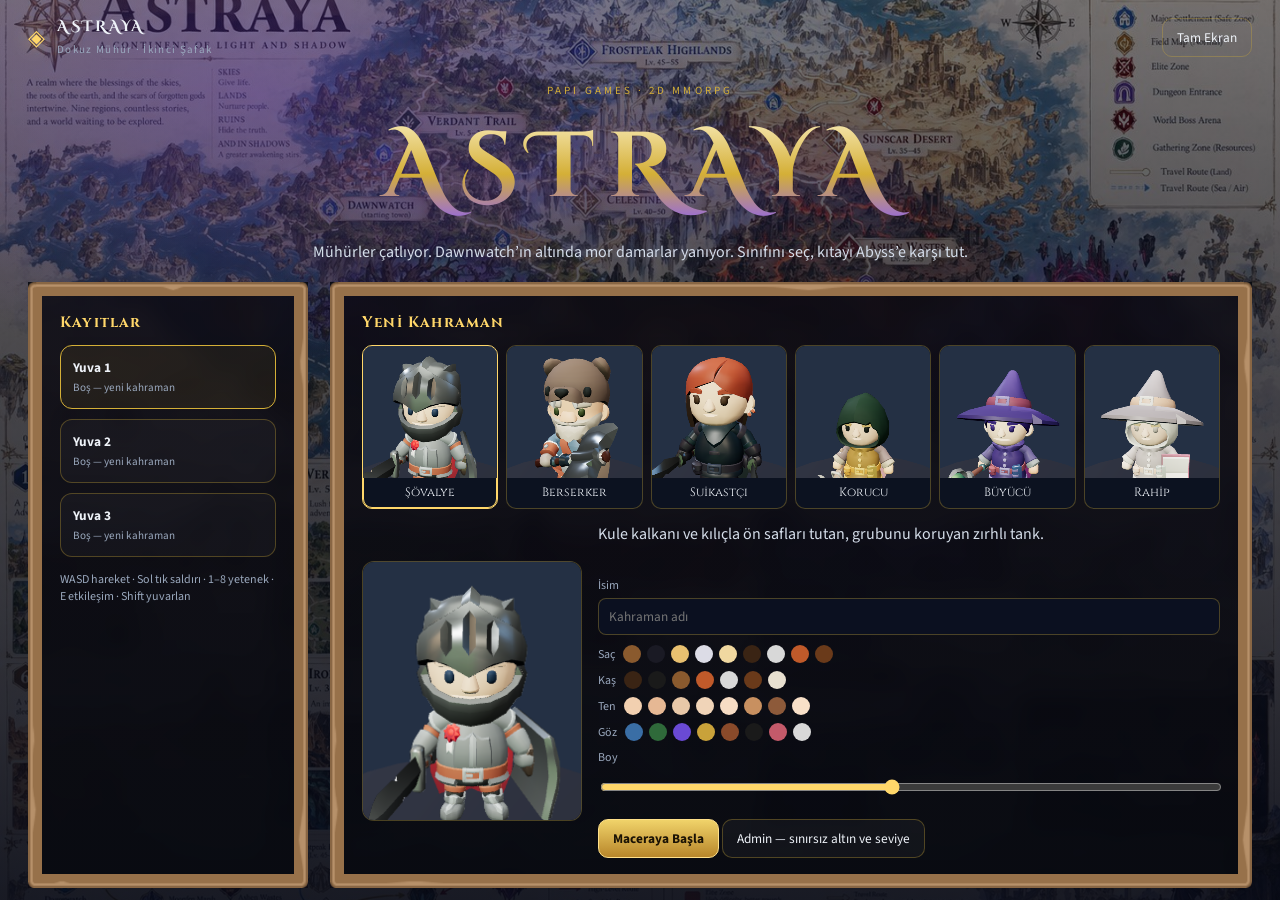
<file: index.html>
<!DOCTYPE html>
<html lang="tr">
  <head>
    <meta charset="UTF-8" />
    <meta name="viewport" content="width=device-width, initial-scale=1.0, maximum-scale=1.0, user-scalable=no" />
    <title>ASTRAYA</title>
    <meta name="description" content="Astraya: dokuz mühür, altı sınıf, İkinci Şafak. Dawnwatch'tan Abyss Kapısı'na uzanan top-down 2D MMORPG." />
    <link rel="icon" href="favicon.svg" type="image/svg+xml" />
    <link rel="preconnect" href="https://fonts.googleapis.com" />
    <link rel="preconnect" href="https://fonts.gstatic.com" crossorigin />
    <link href="https://fonts.googleapis.com/css2?family=Cinzel+Decorative:wght@700&family=Cinzel:wght@500;700&family=Source+Sans+3:wght@400;600;700&display=swap" rel="stylesheet" />
    <link rel="stylesheet" href="css/styles.css?v=town21" />
  </head>
  <body>
    <canvas id="world" tabindex="0" aria-label="Astraya oyun alanı"></canvas>

    <!-- TITLE / CHARACTER -->
    <div id="title" class="overlay">
      <div class="title-bg"></div>
      <div class="title-veil"></div>
      <header class="title-top">
        <div class="brand">
          <span class="brand-mark">◈</span>
          <div>
            <strong>ASTRAYA</strong>
            <em>Dokuz Mühür · İkinci Şafak</em>
          </div>
        </div>
        <button type="button" class="ghost" id="btn-fs-title">Tam Ekran</button>
      </header>
      <div class="title-hero">
        <p class="eyebrow">PAPI GAMES · 2D MMORPG</p>
        <h1>ASTRAYA</h1>
        <p class="lede">Mühürler çatlıyor. Dawnwatch’ın altında mor damarlar yanıyor. Sınıfını seç, kıtayı Abyss’e karşı tut.</p>
      </div>
      <div class="title-body">
        <aside class="slot-col">
          <h2>Kayıtlar</h2>
          <div id="slots" class="slots"></div>
          <p class="hint">WASD hareket · Sol tık saldırı · 1–8 yetenek · E etkileşim · Shift yuvarlan</p>
        </aside>
        <section class="create-col" id="create">
          <h2>Yeni Kahraman</h2>
          <div id="class-grid" class="class-grid"></div>
          <div class="create-preview">
            <canvas id="preview" width="220" height="260"></canvas>
            <div class="create-meta">
              <p id="class-blurb"></p>
              <label>İsim <input id="hero-name" maxlength="16" placeholder="Kahraman adı" autocomplete="off" /></label>
              <div class="look-row">
                <span>Saç</span>
                <div id="hair-swatches" class="swatches"></div>
              </div>
              <div class="look-row">
                <span>Kaş</span>
                <div id="brow-swatches" class="swatches"></div>
              </div>
              <div class="look-row">
                <span>Ten</span>
                <div id="skin-swatches" class="swatches"></div>
              </div>
              <div class="look-row">
                <span>Göz</span>
                <div id="eye-swatches" class="swatches"></div>
              </div>
              <label class="look-row">Boy <input id="hero-height" type="range" min="86" max="116" value="100" /></label>
              <button type="button" class="btn gold" id="btn-start">Maceraya Başla</button>
              <button type="button" class="btn" id="btn-admin">Admin — sınırsız altın ve seviye</button>
            </div>
          </div>
        </section>
      </div>
    </div>

    <!-- HUD -->
    <div id="hud" class="hidden">
      <div class="hud-tl">
        <div class="player-card" data-ui>
          <canvas id="portrait" width="72" height="72"></canvas>
          <div class="pc-meta">
            <div class="pc-name"><b id="hud-name">—</b> <em id="hud-title"></em></div>
            <div class="pc-sub"><span id="hud-class"></span> · Sv <span id="hud-level">1</span></div>
            <div class="bar hp"><i id="bar-hp"></i><span id="txt-hp"></span></div>
            <div class="bar res"><i id="bar-res"></i><span id="txt-res"></span></div>
          </div>
        </div>
        <div id="party" class="party"></div>
        <div id="buffs" class="buffs"></div>
      </div>

      <div class="hud-tc">
        <div id="region-title" class="region-title hidden"></div>
        <div id="target" class="target hidden" data-ui>
          <div class="tg-name"><b id="tg-name"></b> <span id="tg-lvl"></span></div>
          <div class="bar hp slim"><i id="tg-hp"></i><span id="tg-hp-txt"></span></div>
        </div>
        <div id="boss" class="boss hidden" data-ui>
          <div class="boss-name" id="boss-name"></div>
          <div class="bar hp bossbar"><i id="boss-hp"></i><span id="boss-hp-txt"></span></div>
          <div id="boss-cast" class="boss-cast hidden"><i></i><span></span></div>
        </div>
      </div>

      <div class="hud-tr">
        <div class="wallet" data-ui>
          <span title="Altın">🪙 <b id="hud-gold">0</b></span>
          <span title="Astral Kristal">✦ <b id="hud-crystals">0</b></span>
          <button type="button" class="icon-btn" id="btn-menu" title="Menü (Esc)">☰</button>
        </div>
        <div id="tracker" class="tracker" data-ui></div>
      </div>

      <div class="hud-bl">
        <div id="chat" class="chat" data-ui>
          <div id="chat-log" class="chat-log"></div>
          <input id="chat-in" maxlength="140" placeholder="Sohbet… (Enter)" />
        </div>
      </div>

      <div class="hud-bc">
        <div id="castbar" class="castbar hidden"><i></i><span></span></div>
        <div id="xpwrap" class="xpwrap">
          <div class="bar xp"><i id="bar-xp"></i></div>
          <span id="txt-xp"></span>
        </div>
        <div id="hotbar" class="hotbar" data-ui></div>
        <div class="utilbar" data-ui>
          <button type="button" class="util" id="util-hp" data-slot="hp"><em>Q</em><span>Can</span></button>
          <button type="button" class="util" id="util-mp" data-slot="mp"><em>F</em><span>Kaynak</span></button>
          <button type="button" class="util" id="util-dodge"><em>⇧</em><span>Yuvarlan</span><i id="dodge-cd"></i></button>
          <button type="button" class="util" id="util-mount"><em>R</em><span>Binek</span></button>
        </div>
      </div>

      <div class="hud-br">
        <canvas id="minimap" width="196" height="196" data-ui></canvas>
        <div id="prompt" class="prompt hidden"></div>
      </div>

      <nav class="dock" data-ui>
        <button data-panel="char" title="Karakter (C)">C</button>
        <button data-panel="inv" title="Envanter (I)">I</button>
        <button data-panel="skills" title="Yetenekler (K)">K</button>
        <button data-panel="quests" title="Görevler (J)">J</button>
        <button data-panel="map" title="Harita (M)">M</button>
        <button data-panel="social" title="Parti (P)">P</button>
        <button data-panel="shop" title="Kristal Mağaza">✦</button>
        <button data-panel="settings" title="Ayarlar (O)">⚙</button>
      </nav>
    </div>

    <!-- PANELS -->
    <div id="panels"></div>

    <!-- DIALOG -->
    <div id="dialog" class="overlay hidden">
      <div class="dlg" data-ui>
        <header><canvas id="dlg-face" width="64" height="64"></canvas><div><b id="dlg-name"></b><em id="dlg-sub"></em></div></header>
        <p id="dlg-text"></p>
        <div id="dlg-choices" class="choices"></div>
      </div>
    </div>

    <!-- DEATH -->
    <div id="death" class="overlay hidden">
      <div class="death-card" data-ui>
        <h2>Düştün</h2>
        <p>Ruhun Dawnwatch’ın şafağına çekiliyor… veya bulunduğun yerde uyanabilirsin.</p>
        <button type="button" class="btn gold" id="btn-respawn">Diril</button>
      </div>
    </div>

    <!-- LOADING -->
    <div id="loading" class="overlay hidden">
      <div class="load-card">
        <div class="spin"></div>
        <b id="load-name">Astraya</b>
        <span>Işınlanıyor…</span>
      </div>
    </div>

    <!-- TOASTS / ANNOUNCE / LOOT -->
    <div id="announce" class="announce hidden"></div>
    <div id="toasts"></div>
    <div id="loots"></div>
    <div id="tip" class="tip hidden"></div>
    <div id="prompt-modal" class="overlay hidden">
      <div class="dlg slim" data-ui>
        <header><div><b id="pm-title">İsim</b></div></header>
        <input id="pm-in" maxlength="16" />
        <div class="choices">
          <button type="button" class="btn gold" id="pm-ok">Onayla</button>
          <button type="button" class="ghost" id="pm-cancel">Vazgeç</button>
        </div>
      </div>
    </div>

    <script type="importmap">
      { "imports": { "three": "./js/vendor/three.module.js" } }
    </script>
    <script type="module" src="js/main.js?v=town22"></script>
  </body>
</html>
</file>
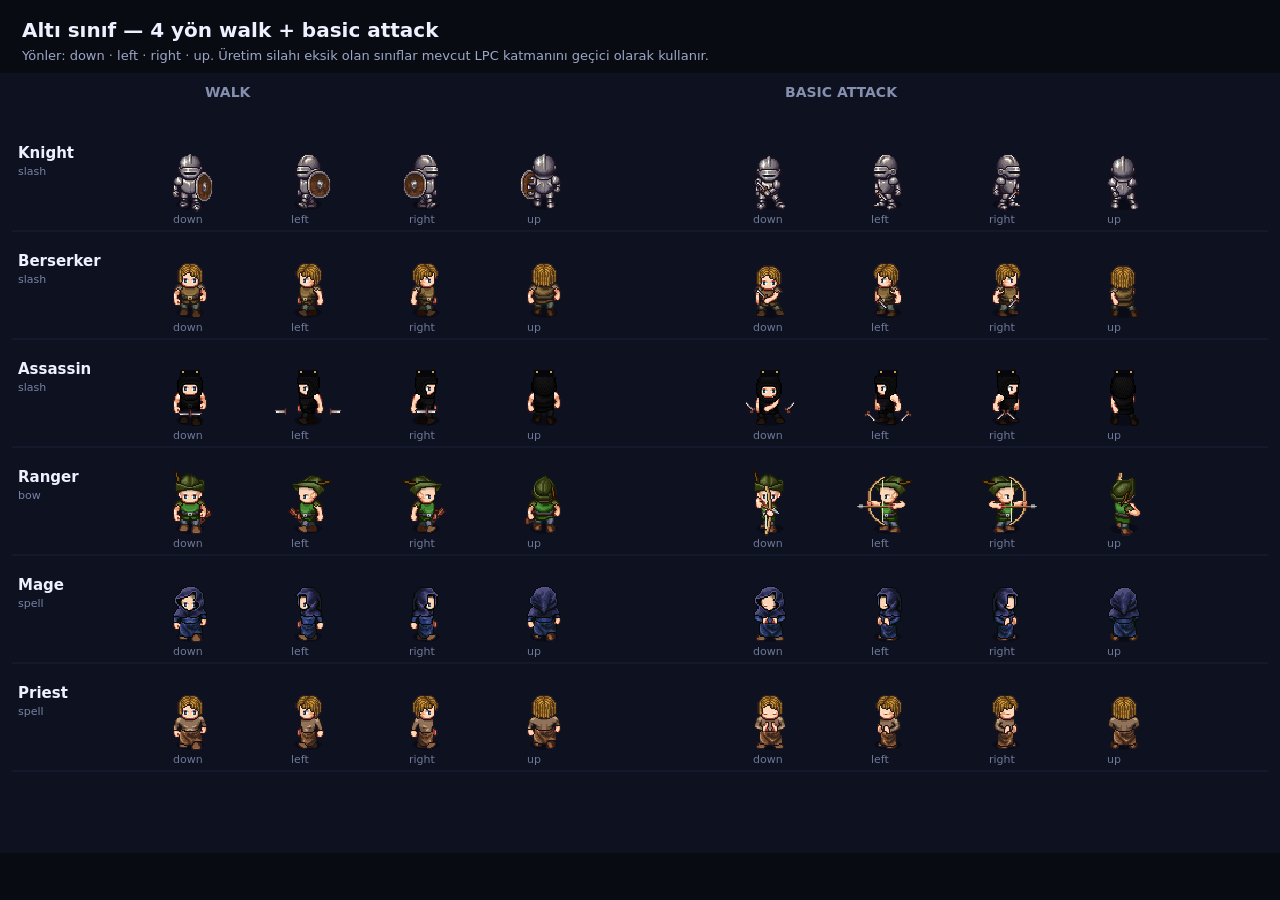
<file: tools/character_animation_preview.html>
<!doctype html>
<html lang="tr">
<head>
  <meta charset="utf-8">
  <base href="../">
  <meta name="viewport" content="width=device-width, initial-scale=1">
  <title>ASTRAYA — Class Animation Preview</title>
  <style>
    :root { color-scheme: dark; font-family: Inter, system-ui, sans-serif; }
    body { margin: 0; background: #090b13; color: #eef1ff; }
    header { padding: 18px 22px 10px; }
    h1 { margin: 0 0 6px; font-size: 20px; }
    p { margin: 0; color: #9da7c5; font-size: 13px; }
    canvas { display: block; width: min(100%, 1280px); height: auto; margin: 0 auto 24px; image-rendering: pixelated; }
  </style>
</head>
<body>
  <header>
    <h1>Altı sınıf — 4 yön walk + basic attack</h1>
    <p>Yönler: down · left · right · up. Üretim silahı eksik olan sınıflar mevcut LPC katmanını geçici olarak kullanır.</p>
  </header>
  <canvas id="preview" width="1280" height="780"></canvas>
  <script type="module">
    import { drawLpcHero } from '../js/render/lpc.js';
    import { resolveCharacterVisual } from '../js/data/characterVisuals.js';

    const classes = ['Knight', 'Berserker', 'Assassin', 'Ranger', 'Mage', 'Priest'];
    const directions = ['down', 'left', 'right', 'up'];
    const canvas = document.querySelector('#preview');
    const ctx = canvas.getContext('2d');
    ctx.imageSmoothingEnabled = false;

    function render(ms) {
      const t = ms / 1000;
      ctx.clearRect(0, 0, canvas.width, canvas.height);
      ctx.fillStyle = '#0d1120';
      ctx.fillRect(0, 0, canvas.width, canvas.height);
      ctx.font = '600 14px Inter, system-ui, sans-serif';
      ctx.fillStyle = '#8590af';
      ctx.fillText('WALK', 205, 24);
      ctx.fillText('BASIC ATTACK', 785, 24);

      classes.forEach((cls, row) => {
        const y = 105 + row * 108;
        const visual = resolveCharacterVisual(cls, {});
        ctx.fillStyle = '#eef1ff';
        ctx.font = '700 15px Inter, system-ui, sans-serif';
        ctx.fillText(cls, 18, y - 20);
        ctx.fillStyle = '#7783a4';
        ctx.font = '11px Inter, system-ui, sans-serif';
        ctx.fillText(visual.action, 18, y - 3);

        for (let dir = 0; dir < 4; dir++) {
          const walkX = 190 + dir * 118;
          const attackX = 770 + dir * 118;
          ctx.fillStyle = '#6f7998';
          ctx.fillText(directions[dir], walkX - 17, y + 45);
          ctx.fillText(directions[dir], attackX - 17, y + 45);
          drawLpcHero(ctx, walkX, y + 22, cls, {}, dir, {
            walk: t * 5, moving: true, attack: -1, time: t,
          }, 1, { visual });
          drawLpcHero(ctx, attackX, y + 22, cls, {}, dir, {
            walk: 0, moving: false, attack: (t * 0.9) % 1, time: t,
          }, 1, { visual });
        }
        ctx.strokeStyle = '#1b2238';
        ctx.beginPath();
        ctx.moveTo(12, y + 53);
        ctx.lineTo(canvas.width - 12, y + 53);
        ctx.stroke();
      });
      requestAnimationFrame(render);
    }
    requestAnimationFrame(render);
  </script>
</body>
</html>
</file>
<file: css/styles.css>
:root {
  --bg: #070b16;
  --ink: #eef2f8;
  --muted: #9aa8bd;
  --gold: #d4af37;
  --gold-2: #ffd76a;
  --violet: #7c3aed;
  --hp: #c43b3b;
  --hp-2: #ff6a6a;
  --xp: #8a5cff;
  --line: rgba(212, 175, 55, 0.32);
  --panel: rgba(10, 14, 26, 0.88);
  --panel-2: rgba(16, 22, 40, 0.94);
  --serif: "Cinzel", Georgia, serif;
  --display: "Cinzel Decorative", "Cinzel", Georgia, serif;
  --sans: "Source Sans 3", "Segoe UI", sans-serif;
  --ui-panel: url("../assets/ui/kenney-rpg/PNG/panel_brown.png");
  --ui-panel-beige: url("../assets/ui/kenney-rpg/PNG/panel_beige.png");
  --ui-inset: url("../assets/ui/kenney-rpg/PNG/panelInset_brown.png");
  --ui-inset-beige: url("../assets/ui/kenney-rpg/PNG/panelInset_beigeLight.png");
  --ui-slot: url("../assets/ui/kenney-rpg/PNG/buttonSquare_brown.png");
  --ui-slot-beige: url("../assets/ui/kenney-rpg/PNG/buttonSquare_beige.png");
  --ui-btn: url("../assets/ui/kenney-rpg/PNG/buttonLong_brown.png");
  --ui-btn-gold: url("../assets/ui/kenney-rpg/PNG/buttonLong_beige.png");
}

* { box-sizing: border-box; }
html, body { margin: 0; height: 100%; overflow: hidden; background: #050814; color: var(--ink); font-family: var(--sans); }
button, input { font-family: inherit; }
button { cursor: pointer; }
canvas#world { display: block; width: 100vw; height: 100vh; height: 100dvh; outline: none; }

.hidden { display: none !important; }

/* ===== overlays ===== */
.overlay {
  position: fixed; inset: 0; z-index: 40;
  display: flex; align-items: center; justify-content: center;
}
#title { z-index: 50; flex-direction: column; align-items: stretch; justify-content: flex-start; }
.title-bg {
  position: absolute; inset: 0;
  background:
    url("../assets/art/world_map_concept.jpg") center/cover no-repeat,
    #070b16;
  filter: saturate(1.1) contrast(1.05);
}
.title-veil {
  position: absolute; inset: 0;
  background:
    radial-gradient(900px 500px at 20% 10%, rgba(124, 58, 237, 0.28), transparent 55%),
    linear-gradient(180deg, rgba(5, 8, 20, 0.55) 0%, rgba(5, 8, 20, 0.72) 40%, rgba(5, 8, 20, 0.92) 100%);
}
.title-top, .title-hero, .title-body { position: relative; z-index: 1; }
.title-top {
  display: flex; align-items: center; justify-content: space-between;
  padding: 16px 28px;
}
.brand { display: flex; gap: 12px; align-items: center; }
.brand-mark { color: var(--gold-2); font-size: 22px; text-shadow: 0 0 18px rgba(255, 215, 106, 0.6); }
.brand strong { display: block; font-family: var(--display); letter-spacing: 0.18em; font-size: 15px; }
.brand em { font-style: normal; color: var(--muted); font-size: 11px; letter-spacing: 0.12em; }
.title-hero { text-align: center; padding: 8px 24px 18px; }
.eyebrow { letter-spacing: 0.28em; color: var(--gold); font-size: 11px; margin: 0 0 8px; }
.title-hero h1 {
  font-family: var(--display); font-size: clamp(48px, 8vw, 92px); margin: 0;
  letter-spacing: 0.14em;
  background: linear-gradient(180deg, #fff6d0, #d4af37 55%, #8a5cff);
  -webkit-background-clip: text; background-clip: text; color: transparent;
  text-shadow: none;
  filter: drop-shadow(0 8px 28px rgba(124, 58, 237, 0.35));
}
.lede { max-width: 680px; margin: 10px auto 0; color: #d5deea; line-height: 1.5; }
.title-body {
  display: grid; grid-template-columns: 280px 1fr; gap: 22px;
  padding: 0 28px 28px; min-height: 0; flex: 1;
}
.slot-col, .create-col {
  background: linear-gradient(180deg, rgba(12,10,18,.82), rgba(8,10,16,.9));
  border: 14px solid transparent; border-image: var(--ui-panel) 12;
  border-radius: 0; padding: 16px 18px; backdrop-filter: blur(10px);
}
.slot-col h2, .create-col h2, .panel h2 {
  font-family: var(--serif); font-size: 15px; letter-spacing: 0.08em; margin: 0 0 12px; color: var(--gold-2);
}
.slots { display: flex; flex-direction: column; gap: 10px; }
.slot {
  text-align: left; border: 1px solid var(--line); background: rgba(255,255,255,0.03);
  color: var(--ink); border-radius: 12px; padding: 12px; display: flex; gap: 10px; align-items: center;
}
.slot:hover, .slot.active { border-color: var(--gold); background: rgba(212, 175, 55, 0.08); }
.slot canvas { width: 48px; height: 48px; border-radius: 8px; background: #111; }
.slot b { display: block; }
.slot small { color: var(--muted); }
.hint { color: var(--muted); font-size: 12px; line-height: 1.45; margin-top: 14px; }
.class-grid { display: grid; grid-template-columns: repeat(6, 1fr); gap: 8px; }
.class-card {
  border: 1px solid var(--line); background: #0c1220; border-radius: 10px; padding: 0; overflow: hidden; color: var(--ink);
}
.class-card img, .class-card canvas.face { width: 100%; height: 132px; object-fit: cover; display: block; }
.class-card span { display: block; padding: 6px 4px 8px; font-size: 12px; font-family: var(--serif); }
.class-card:hover, .class-card.active { border-color: var(--gold-2); box-shadow: 0 0 0 1px var(--gold-2) inset; }
.create-preview { display: grid; grid-template-columns: 220px 1fr; gap: 16px; margin-top: 14px; align-items: center; }
#preview { background: radial-gradient(circle at 50% 70%, #1c2744, #080c16); border-radius: 12px; border: 1px solid var(--line); width: 220px; height: 260px; }
#class-blurb { color: #d5deea; margin: 0 0 10px; min-height: 44px; }
.create-meta label { display: block; font-size: 12px; color: var(--muted); margin-bottom: 10px; }
.create-meta input, #chat-in, #pm-in, .panel input[type="text"], .panel input[type="range"] {
  width: 100%; margin-top: 4px; background: #0b1020; border: 1px solid var(--line); color: var(--ink);
  border-radius: 8px; padding: 8px 10px;
}
.look-row { display: flex; align-items: center; gap: 8px; margin-bottom: 8px; font-size: 12px; color: var(--muted); }
.swatches { display: flex; gap: 6px; flex-wrap: wrap; }
.swatch { width: 18px; height: 18px; border-radius: 50%; border: 2px solid transparent; padding: 0; }
.look-row input[type="range"] { flex: 1; accent-color: var(--gold-2); }

.btn, .ghost, .icon-btn {
  border-radius: 10px; border: 1px solid var(--line); background: rgba(255,255,255,0.04); color: var(--ink);
  padding: 9px 14px;
}
.btn.gold, .btn.primary {
  background: linear-gradient(180deg, #f0d36a, #b8862a); color: #1a1204; border-color: #ffe08a; font-weight: 700;
}
.btn.gold:hover { filter: brightness(1.08); }
.ghost { background: transparent; }
.icon-btn { padding: 4px 8px; }

/* ===== HUD ===== */
#hud { position: fixed; inset: 0; z-index: 10; pointer-events: none; }
#hud [data-ui], #hud .dock, #hud .player-card, #hud .wallet, #hud .tracker, #hud .chat, #hud .hotbar, #hud .utilbar, #hud .target, #hud .boss { pointer-events: auto; }
.hud-tl { position: absolute; top: 14px; left: 14px; width: 320px; display: flex; flex-direction: column; gap: 8px; }
.hud-tr { position: absolute; top: 14px; right: 14px; width: 280px; display: flex; flex-direction: column; gap: 8px; align-items: flex-end; }
.hud-tc { position: absolute; top: 12px; left: 50%; transform: translateX(-50%); width: min(560px, 46vw); display: flex; flex-direction: column; align-items: center; gap: 8px; }
.hud-bl { position: absolute; left: 14px; bottom: 14px; width: 340px; }
.hud-bc { position: absolute; left: 50%; bottom: 12px; transform: translateX(-50%); display: flex; flex-direction: column; align-items: center; gap: 6px; }
.hud-br { position: absolute; right: 14px; bottom: 58px; display: flex; flex-direction: column; align-items: flex-end; gap: 8px; }

.player-card, .wallet, .tracker, .chat, .target, .boss, .party .mate {
  background: linear-gradient(180deg, rgba(10, 12, 22, 0.86), rgba(8, 10, 18, 0.92));
  border: 10px solid transparent;
  border-image: var(--ui-panel) 12;
  border-radius: 0;
  backdrop-filter: blur(8px);
}
.player-card { display: flex; gap: 10px; padding: 8px; }
#portrait {
  width: 64px; height: 64px; border-radius: 0; background: #111;
  border: 6px solid transparent; border-image: var(--ui-inset) 8 fill;
}
.pc-name { display: flex; gap: 6px; align-items: baseline; }
.pc-name em { color: var(--gold-2); font-size: 11px; font-style: normal; }
.pc-sub { font-size: 12px; color: var(--muted); margin-bottom: 4px; }
.bar { position: relative; height: 12px; background: #1a1020; border-radius: 99px; overflow: hidden; border: 1px solid rgba(255,255,255,0.08); }
.bar i { position: absolute; inset: 0 auto 0 0; width: 100%; transform-origin: left; }
.bar.hp i { background: linear-gradient(90deg, #7a1c1c, var(--hp-2)); }
.bar.res i { background: linear-gradient(90deg, #2a4a9a, #7ec8ff); }
.bar.xp i { background: linear-gradient(90deg, #4a2080, #c89aff); }
.bar span { position: relative; z-index: 1; display: block; text-align: center; font-size: 10px; line-height: 12px; text-shadow: 0 1px 2px #000; }
.bar.slim { height: 10px; }
.bar.slim span { line-height: 10px; }
.player-card .bar { margin-top: 3px; }
.party { display: flex; flex-direction: column; gap: 4px; }
.party .mate { padding: 6px 8px; font-size: 12px; }
.buffs { display: flex; flex-wrap: wrap; gap: 4px; }
.buff { min-width: 28px; height: 28px; border-radius: 6px; background: #1a1428; border: 1px solid var(--line); font-size: 10px; display: grid; place-items: center; color: #fff; padding: 0 4px; }

.region-title { text-align: center; pointer-events: none; animation: fadeup 4s ease forwards; }
.region-title b { display: block; font-family: var(--display); font-size: 28px; letter-spacing: 0.12em; color: #fff6d0; text-shadow: 0 4px 24px #000; }
.region-title span { color: #c8d4e4; font-size: 13px; }
@keyframes fadeup { 0% { opacity: 0; transform: translateY(8px); } 15% { opacity: 1; } 80% { opacity: 1; } 100% { opacity: 0; } }

.target, .boss { width: 100%; padding: 8px 10px; }
.boss-name { font-family: var(--serif); text-align: center; color: #ffb070; }
.bossbar { height: 16px; }
.bossbar span { line-height: 16px; }
.boss-cast { position: relative; height: 12px; margin-top: 4px; background: #2a1a10; border-radius: 6px; overflow: hidden; }
.boss-cast i { position: absolute; inset: 0 auto 0 0; background: #ff8a3a; }
.boss-cast span { position: relative; display: block; text-align: center; font-size: 10px; }

.wallet { display: flex; gap: 10px; align-items: center; padding: 6px 10px; }
.tracker { width: 100%; padding: 10px 12px; font-size: 13px; }
.tracker h3 { margin: 0 0 6px; font-family: var(--serif); font-size: 13px; color: var(--gold-2); }
.tracker .goal { color: #d5deea; cursor: pointer; }
.tracker .side { margin-top: 8px; color: #9fe0ff; font-size: 12px; cursor: pointer; }
.tracker .goal:hover, .tracker .side:hover { color: #fff; }
.panel .goal, .panel .skill-row[data-go] { cursor: pointer; }

.chat { padding: 8px; }
.chat-log { height: 128px; overflow-y: auto; font-size: 12px; line-height: 1.4; color: #d5deea; }
.chat-log .sys { color: #ffd76a; }
.chat-log .loot { color: #c89aff; }
#chat-in { margin-top: 6px; }

.castbar {
  width: 360px; height: 16px; background: #1a1420; border: 1px solid var(--line); border-radius: 8px;
  position: relative; overflow: hidden;
}
.castbar i { position: absolute; inset: 0 auto 0 0; width: 0; background: linear-gradient(90deg, #7c3aed, #ffd76a); }
.castbar span { position: relative; display: block; text-align: center; font-size: 11px; line-height: 16px; }
.xpwrap { width: 520px; max-width: 70vw; position: relative; }
.xpwrap .bar { height: 8px; }
#txt-xp { position: absolute; right: 0; top: -14px; font-size: 10px; color: #c8b0ff; }
.hotbar { display: flex; gap: 6px; }
.slot-key {
  width: 56px; height: 56px; border-radius: 6px; border: 0;
  background: linear-gradient(180deg, rgba(8,10,16,.28), rgba(6,8,12,.4)), var(--ui-slot) center/100% 100% no-repeat;
  position: relative; color: #fff; padding: 0;
}
.slot-key img.sk-ico { width: 34px; height: 34px; margin-top: 10px; object-fit: contain; pointer-events: none; }
.slot-key .cd { position: absolute; inset: 0; background: rgba(0,0,0,0.55); display: grid; place-items: center; font-size: 13px; }
.slot-key .key { position: absolute; top: 2px; left: 4px; font-size: 10px; color: #ffd76a; }
.slot-key .nm { font-size: 10px; padding: 16px 3px 0; line-height: 1.15; }
.slot-key.locked { opacity: 0.4; }
.slot-key.empty { opacity: 0.35; }
.utilbar { display: flex; gap: 6px; }
.util {
  position: relative; min-width: 78px; border: 0; color: #fff; border-radius: 4px; padding: 6px 8px 6px 36px;
  background: linear-gradient(180deg, rgba(8,10,16,.2), rgba(6,8,12,.35)), var(--ui-btn) center/100% 100% no-repeat;
}
.util img { position: absolute; left: 6px; top: 50%; transform: translateY(-50%); width: 26px; height: 26px; }
.util em { display: block; color: var(--gold-2); font-size: 10px; font-style: normal; }
.util i { position: absolute; inset: 0; background: rgba(0,0,0,0.5); pointer-events: none; transform-origin: bottom; }

#minimap { width: 168px; height: 168px; border-radius: 12px; border: 1px solid var(--line); background: #0a0e16; pointer-events: auto; }
.prompt { background: rgba(8,10,18,0.8); border: 1px solid var(--line); padding: 6px 10px; border-radius: 8px; font-size: 12px; }

.dock {
  position: absolute; right: 14px; bottom: 12px; display: flex; gap: 4px; pointer-events: auto;
}
.dock button {
  width: 38px; height: 38px; border-radius: 4px; border: 0; color: #fff6d0; font-family: var(--serif);
  background: linear-gradient(180deg, rgba(8,10,16,.15), rgba(6,8,12,.28)), var(--ui-slot) center/100% 100% no-repeat;
}

/* ===== panels ===== */
#panels { position: fixed; inset: 0; z-index: 20; pointer-events: none; }
.panel {
  position: absolute; pointer-events: auto;
  background:
    linear-gradient(180deg, rgba(12, 10, 18, 0.88), rgba(8, 10, 16, 0.92));
  border: 14px solid transparent;
  border-image: var(--ui-panel) 12;
  border-radius: 0;
  min-width: 420px; max-width: 860px; max-height: min(82vh, 820px);
  overflow: hidden; display: flex; flex-direction: column;
  box-shadow: 0 28px 80px rgba(0,0,0,0.55), 0 0 0 1px rgba(40, 28, 12, 0.8);
}
.panel-char { min-width: 640px; }
.panel-inv { min-width: 760px; }
.panel-storage { min-width: 820px; }
.panel-skills, .panel-merchant, .panel-enhance, .panel-auction { min-width: 520px; }
.panel header {
  display: flex; justify-content: space-between; align-items: center;
  padding: 8px 12px 10px; cursor: move;
  background: linear-gradient(180deg, rgba(80, 52, 18, 0.28), transparent);
  border-bottom: 1px solid rgba(212, 175, 55, 0.22);
}
.panel header h2 { margin: 0; text-shadow: 0 1px 0 #2a1a08; }
.panel .body { padding: 12px 14px; overflow: auto; }
.panel label { display: block; margin: 8px 0; font-size: 13px; color: var(--muted); }
.panel .x {
  width: 28px; height: 28px; padding: 0; border: 0;
  background: var(--ui-slot) center/100% 100% no-repeat;
  display: grid; place-items: center;
}
.panel .x img { width: 12px; height: 12px; }

.grid-inv { display: grid; grid-template-columns: repeat(6, 52px); gap: 5px; }
.cell, .eq-slot {
  width: 52px; height: 52px; border: 0; border-radius: 4px;
  background: linear-gradient(180deg, rgba(10,10,16,.38), rgba(6,6,10,.5)), var(--ui-slot) center/100% 100% no-repeat;
  display: grid; place-items: center; font-size: 10px; text-align: center; padding: 4px; color: #fff; position: relative;
}
.cell img, .eq-slot img { width: 34px; height: 34px; object-fit: contain; pointer-events: none; image-rendering: pixelated; }
.cell .qty, .eq-slot em {
  position: absolute; bottom: 3px; right: 5px; font-size: 10px; font-style: normal;
  color: #fff6d0; text-shadow: 0 1px 2px #000; font-weight: 700;
}
.eq-slot { width: 56px; height: 62px; padding-bottom: 14px; }
.eq-slot small {
  position: absolute; left: 0; right: 0; bottom: 2px;
  font-size: 8px; letter-spacing: 0.04em; color: #d8c8a0; text-transform: uppercase;
}
.eq-slot.empty img { opacity: 0.32; filter: grayscale(0.4); }
.cell.empty { opacity: 0.88; }
.r-Uncommon { box-shadow: 0 0 0 1px #5fd35f, 0 0 10px rgba(95,211,95,.28); }
.r-Rare { box-shadow: 0 0 0 1px #4aa3ff, 0 0 10px rgba(74,163,255,.3); }
.r-Epic { box-shadow: 0 0 0 1px #b36bff, 0 0 12px rgba(179,107,255,.32); }
.r-Legendary { box-shadow: 0 0 0 1px #ff9a2e, 0 0 12px rgba(255,154,46,.35); }
.r-Mythic { box-shadow: 0 0 0 1px #ff4f6d, 0 0 14px rgba(255,79,109,.4); }

.sheet { display: grid; grid-template-columns: 230px 1fr; gap: 16px; align-items: start; }
.inv-layout { display: grid; grid-template-columns: 230px 1fr; gap: 16px; }
.doll { display: flex; flex-direction: column; gap: 6px; align-items: center; }
.doll-row { display: grid; grid-template-columns: 56px 132px 56px; gap: 8px; align-items: center; justify-content: center; }
.eq-gap { width: 56px; height: 1px; }
.doll-hero {
  width: 132px; height: 168px; position: relative; overflow: hidden;
  border: 10px solid transparent; border-image: var(--ui-inset) 10 fill;
  box-shadow: inset 0 0 24px rgba(0,0,0,.45);
}
.doll-hero img { width: 100%; height: 100%; object-fit: cover; display: block; filter: saturate(1.08) contrast(1.04); }
.doll-hero .doll-tag {
  position: absolute; left: 0; right: 0; bottom: 0; padding: 16px 6px 6px;
  background: linear-gradient(180deg, transparent, rgba(8,6,10,.92));
  font-size: 11px; text-align: center; color: #fff6d0; font-family: var(--serif);
}
.sheet-meta p { margin: 0 0 8px; }
.inv-wallet, .vault-cap {
  display: flex; gap: 10px; align-items: center; flex-wrap: wrap;
  margin-top: 10px; padding: 6px 8px;
  background: linear-gradient(180deg, rgba(8,10,16,.25), rgba(6,8,12,.4)), var(--ui-inset-beige) center/100% 100% no-repeat;
  color: #fff6d0; font-size: 12px;
}
.inv-wallet b, .vault-cap b { color: var(--gold-2); }
.vault-col.bag h3, .vault-col.bag .vault-cap { color: #3a2a14; }
.vault { display: grid; grid-template-columns: 1fr 28px 1fr; gap: 10px; align-items: start; }
.vault-col {
  padding: 10px 10px 12px;
  border: 10px solid transparent;
  min-height: 220px;
}
.vault-col.bag { border-image: var(--ui-panel-beige) 12 fill; }
.vault-col.chest { border-image: var(--ui-panel) 12 fill; }
.vault-col h3 { margin: 0 0 8px; font-family: var(--serif); font-size: 13px; color: #3a2a14; text-align: center; }
.vault-col.chest h3 { color: #fff6d0; }
.vault-col.chest .grid-inv .cell {
  background: linear-gradient(180deg, rgba(10,10,16,.2), rgba(6,6,10,.35)), var(--ui-slot-beige) center/100% 100% no-repeat;
}
.vault-xfer { align-self: center; width: 22px; opacity: 0.9; filter: drop-shadow(0 2px 4px #000); }
.two { display: grid; grid-template-columns: 240px 1fr; gap: 12px; }
.stats-list { display: grid; grid-template-columns: 1fr 1fr; gap: 6px; font-size: 13px; }
.stat-row {
  display: flex; justify-content: space-between; align-items: center;
  background: linear-gradient(180deg, rgba(8,10,16,.35), rgba(6,8,12,.5)), var(--ui-inset) center/100% 100% no-repeat;
  padding: 7px 10px; color: #e8e0d0;
}
.stat-row button {
  margin-left: 6px; width: 22px; height: 22px; border: 0; color: #2a1a08; font-weight: 700;
  background: var(--ui-slot-beige) center/100% 100% no-repeat;
}
.skill-row { display: flex; justify-content: space-between; gap: 8px; align-items: center; border-bottom: 1px solid rgba(255,255,255,0.05); padding: 8px 0; }
.skill-row .sk-ico { width: 40px; height: 40px; flex: none; background: var(--ui-slot) center/100% 100% no-repeat; padding: 4px; }
.map-grid { display: grid; grid-template-columns: 1fr 1fr; gap: 8px; }
.map-card { text-align: left; border: 1px solid var(--line); background: #101624; color: #fff; border-radius: 10px; padding: 10px; }
.map-card.lock { opacity: 0.45; }
.map-card b { display: block; font-family: var(--serif); }
.shop-row, .auc-row, .rec-row { display: flex; justify-content: space-between; gap: 10px; align-items: center; padding: 8px 0; border-bottom: 1px solid rgba(255,255,255,0.05); }
.it-chip { display: flex; gap: 8px; align-items: center; min-width: 0; }
.it-chip img {
  width: 36px; height: 36px; flex: none;
  background: var(--ui-slot) center/100% 100% no-repeat; padding: 3px;
}
.it-chip b { display: block; }
.tabs { display: flex; gap: 6px; margin-bottom: 10px; }
.tabs button {
  border: 0; color: #3a2a14; border-radius: 3px; padding: 6px 12px; font-weight: 700;
  background: var(--ui-btn) center/100% 100% no-repeat;
}
.tabs button.on { color: #1a1204; background: var(--ui-btn-gold) center/100% 100% no-repeat; filter: brightness(1.08); }

.dlg {
  width: min(560px, 92vw);
  background: linear-gradient(180deg, rgba(12,10,18,.88), rgba(8,10,16,.92));
  border: 14px solid transparent; border-image: var(--ui-panel) 12;
  border-radius: 0; padding: 16px 18px;
}
.dlg.slim { width: min(380px, 92vw); }
.dlg header { display: flex; gap: 10px; align-items: center; margin-bottom: 10px; }
.dlg header em { display: block; color: var(--muted); font-size: 12px; font-style: normal; }
.dlg canvas { border-radius: 0; background: #111; border: 6px solid transparent; border-image: var(--ui-inset) 8 fill; }
.choices { display: flex; flex-wrap: wrap; gap: 8px; margin-top: 12px; }
.death-card, .load-card {
  text-align: center;
  background: linear-gradient(180deg, rgba(12,10,18,.9), rgba(8,10,16,.94));
  border: 14px solid transparent; border-image: var(--ui-panel) 12;
  border-radius: 0; padding: 28px 32px;
}
.death-card h2 { font-family: var(--display); color: #ff8080; margin: 0 0 8px; }
.spin { width: 36px; height: 36px; border: 3px solid var(--line); border-top-color: var(--gold-2); border-radius: 50%; margin: 0 auto 12px; animation: spin 0.8s linear infinite; }
@keyframes spin { to { transform: rotate(360deg); } }

.announce {
  position: fixed; top: 22%; left: 50%; transform: translateX(-50%); z-index: 30;
  font-family: var(--display); font-size: 36px; letter-spacing: 0.1em; text-shadow: 0 6px 28px #000; pointer-events: none;
}
#toasts { position: fixed; right: 18px; top: 36%; z-index: 30; display: flex; flex-direction: column; gap: 6px; pointer-events: none; }
.toast { background: rgba(10,14,24,0.88); border: 1px solid var(--line); border-radius: 8px; padding: 7px 12px; font-size: 13px; }
#loots { position: fixed; left: 18px; top: 38%; z-index: 30; display: flex; flex-direction: column; gap: 4px; pointer-events: none; }
.loot { font-size: 13px; text-shadow: 0 2px 8px #000; display: flex; align-items: center; gap: 6px; }
.loot img { width: 22px; height: 22px; }
.tip {
  position: fixed; z-index: 60; max-width: 300px; pointer-events: none;
  background: linear-gradient(180deg, rgba(12,10,18,.96), rgba(8,10,16,.96));
  border: 10px solid transparent; border-image: var(--ui-panel) 12;
  border-radius: 0; padding: 8px 10px; font-size: 12px;
}
.tip .tip-top { display: flex; gap: 8px; align-items: center; margin-bottom: 6px; }
.tip .tip-top img { width: 40px; height: 40px; background: var(--ui-slot) center/100% 100% no-repeat; padding: 3px; }

@media (max-width: 980px) {
  .title-body { grid-template-columns: 1fr; }
  .class-grid { grid-template-columns: repeat(3, 1fr); }
  .create-preview { grid-template-columns: 1fr; }
  .hud-bl { width: 240px; }
  .xpwrap { width: 90vw; }
  .slot-key { width: 44px; height: 44px; }
}
</file>
